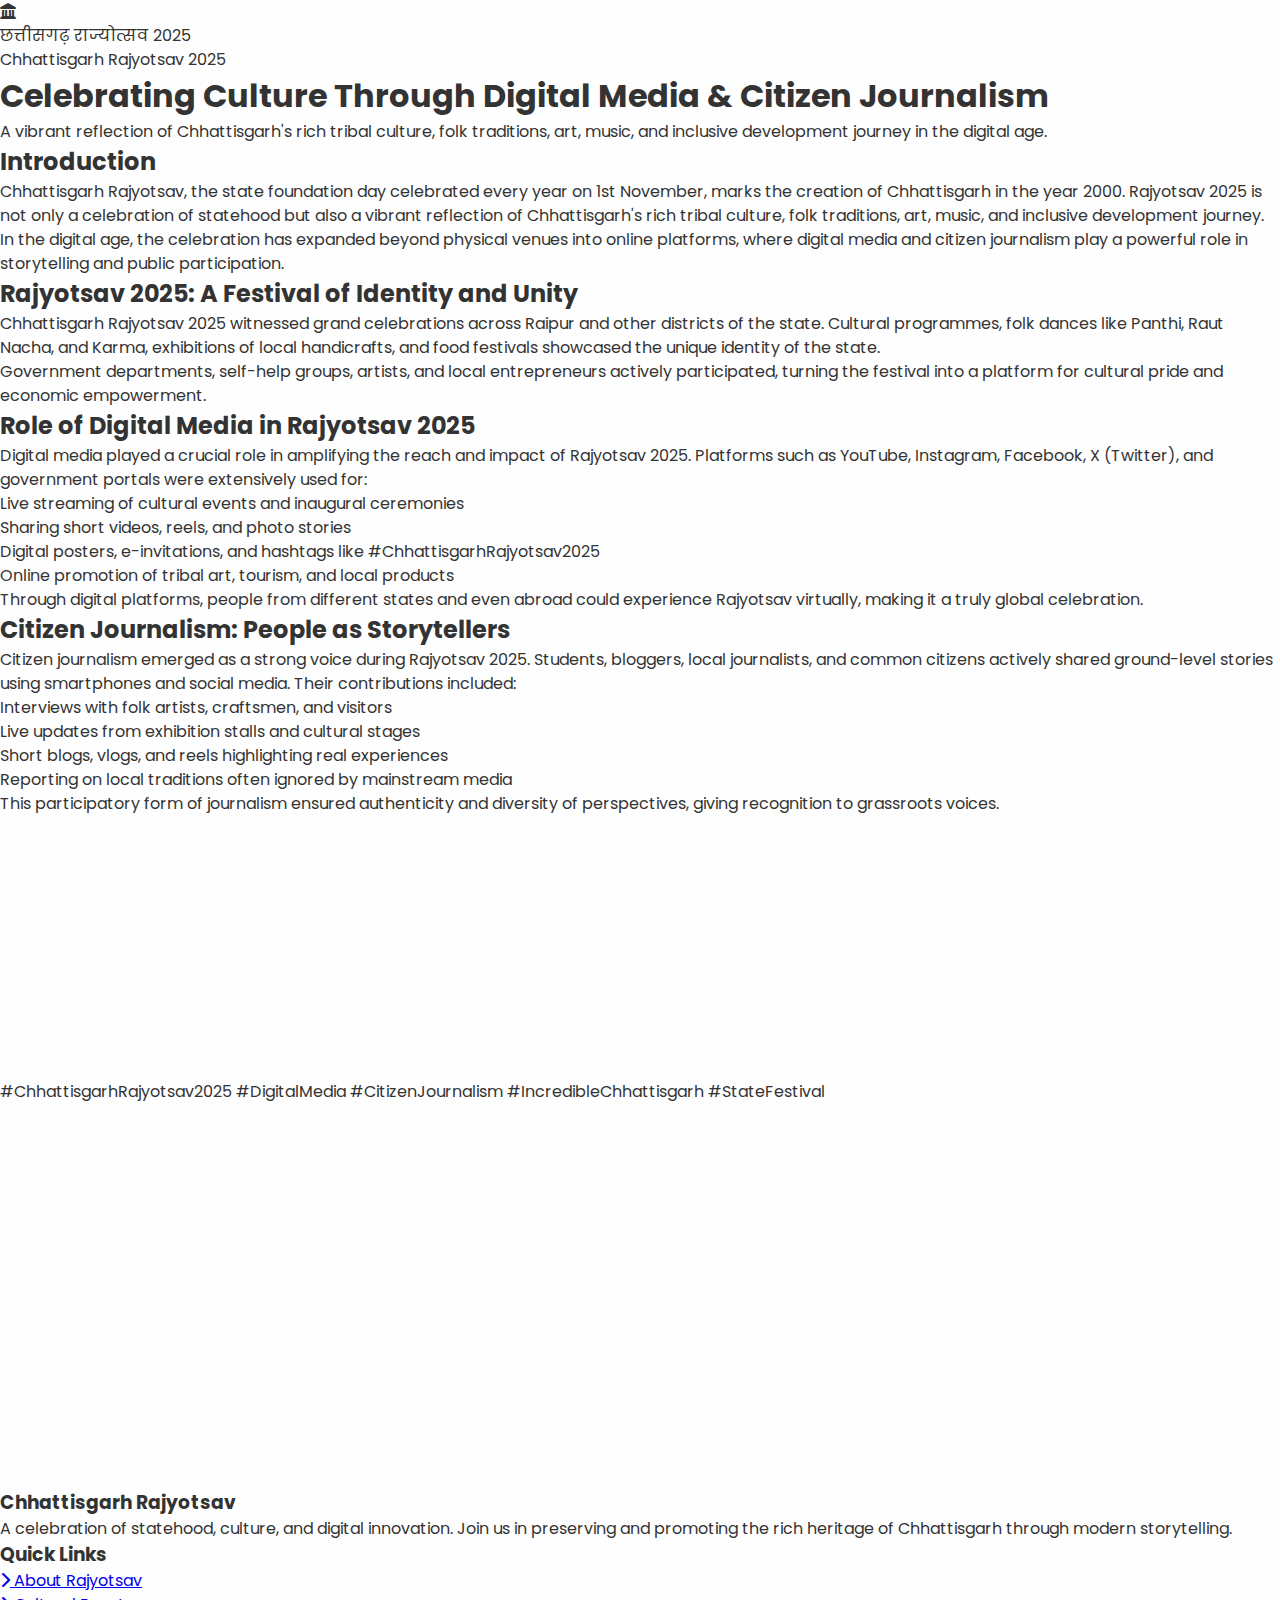
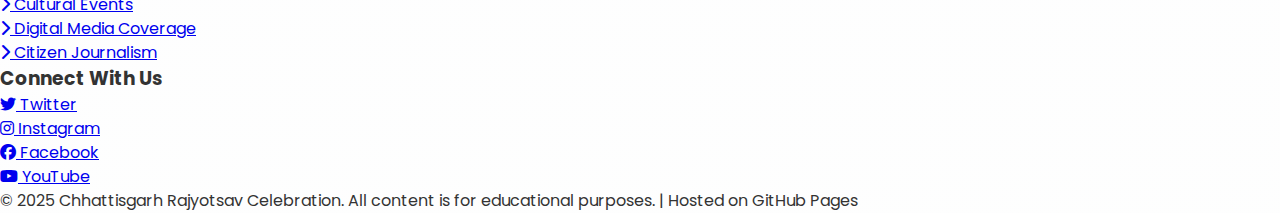
<file: index.html>
<!DOCTYPE html>
<html lang="en">
<head>
    <meta charset="UTF-8">
    <meta name="viewport" content="width=device-width, initial-scale=1.0">
    <title>Chhattisgarh Rajyotsav 2025 | Digital Media & Citizen Journalism</title>
    <link rel="stylesheet" href="https://cdnjs.cloudflare.com/ajax/libs/font-awesome/6.4.2/css/all.min.css">
    <link href="https://fonts.googleapis.com/css2?family=Poppins:wght@300;400;500;600;700&family=Noto+Sans+Devanagari:wght@400;500;600&display=swap" rel="stylesheet">
    <link rel="stylesheet" href="styles.css">
</head>
<body>
    <header>
        <div class="container">
            <div class="header-content">
                <div class="logo-container">
                    <i class="fas fa-landmark logo-icon"></i>
                    <div>
                        <div class="logo-text">छत्तीसगढ़ राज्योत्सव 2025</div>
                        <div class="logo-subtext">Chhattisgarh Rajyotsav 2025</div>
                    </div>
                </div>
                <h1>Celebrating Culture Through Digital Media & Citizen Journalism</h1>
                <p class="subtitle">A vibrant reflection of Chhattisgarh's rich tribal culture, folk traditions, art, music, and inclusive development journey in the digital age.</p>
            </div>
        </div>
    </header>

    <div class="cultural-pattern"></div>

    <div class="container">
        <div class="main-content">
            <div class="blog-content">
                <section>
                    <h2>Introduction</h2>
                    <p>Chhattisgarh Rajyotsav, the state foundation day celebrated every year on 1st November, marks the creation of Chhattisgarh in the year 2000. Rajyotsav 2025 is not only a celebration of statehood but also a vibrant reflection of Chhattisgarh's rich tribal culture, folk traditions, art, music, and inclusive development journey.</p>
                    <p>In the digital age, the celebration has expanded beyond physical venues into online platforms, where digital media and citizen journalism play a powerful role in storytelling and public participation.</p>
                </section>

                <section>
                    <h2>Rajyotsav 2025: A Festival of Identity and Unity</h2>
                    <p>Chhattisgarh Rajyotsav 2025 witnessed grand celebrations across Raipur and other districts of the state. Cultural programmes, folk dances like Panthi, Raut Nacha, and Karma, exhibitions of local handicrafts, and food festivals showcased the unique identity of the state.</p>
                    <div class="highlight">
                        Government departments, self-help groups, artists, and local entrepreneurs actively participated, turning the festival into a platform for cultural pride and economic empowerment.
                    </div>
                </section>

                <section>
                    <h2>Role of Digital Media in Rajyotsav 2025</h2>
                    <p>Digital media played a crucial role in amplifying the reach and impact of Rajyotsav 2025. Platforms such as YouTube, Instagram, Facebook, X (Twitter), and government portals were extensively used for:</p>
                    <ul>
                        <li>Live streaming of cultural events and inaugural ceremonies</li>
                        <li>Sharing short videos, reels, and photo stories</li>
                        <li>Digital posters, e-invitations, and hashtags like #ChhattisgarhRajyotsav2025</li>
                        <li>Online promotion of tribal art, tourism, and local products</li>
                    </ul>
                    <p>Through digital platforms, people from different states and even abroad could experience Rajyotsav virtually, making it a truly global celebration.</p>
                </section>

                <section>
                    <h2>Citizen Journalism: People as Storytellers</h2>
                    <p>Citizen journalism emerged as a strong voice during Rajyotsav 2025. Students, bloggers, local journalists, and common citizens actively shared ground-level stories using smartphones and social media. Their contributions included:</p>
                    <ul>
                        <li>Interviews with folk artists, craftsmen, and visitors</li>
                        <li>Live updates from exhibition stalls and cultural stages</li>
                        <li>Short blogs, vlogs, and reels highlighting real experiences</li>
                        <li>Reporting on local traditions often ignored by mainstream media</li>
                    </ul>
                    <p>This participatory form of journalism ensured authenticity and diversity of perspectives, giving recognition to grassroots voices.</p>
                </section>

                <section>
                    <h2>Educational and Social Impact</h2>
                    <p>For students of journalism, mass communication, and digital media, Rajyotsav 2025 became a live learning platform. It helped them understand:</p>
                    <ul>
                        <li>Ethical reporting and responsible content creation</li>
                        <li>Use of digital tools for news gathering and storytelling</li>
                        <li>Importance of cultural sensitivity in media coverage</li>
                    </ul>
                    <p>Socially, citizen-driven content strengthened community bonding and encouraged youth participation in preserving cultural heritage.</p>
                </section>

                <section>
                    <h2>Conclusion</h2>
                    <p>Chhattisgarh Rajyotsav 2025 successfully blended tradition with technology. Digital media expanded the festival's reach, while citizen journalism humanised the celebration through real stories and local voices. Together, they transformed Rajyotsav into a participatory digital movement rather than just a ceremonial event.</p>
                    <p>As digital platforms continue to grow, such festivals will increasingly rely on citizens as cultural ambassadors and storytellers of the state.</p>
                </section>

                <div class="hashtags">
                    <span class="hashtag">#ChhattisgarhRajyotsav2025</span>
                    <span class="hashtag">#DigitalMedia</span>
                    <span class="hashtag">#CitizenJournalism</span>
                    <span class="hashtag">#IncredibleChhattisgarh</span>
                    <span class="hashtag">#StateFestival</span>
                </div>
            </div>

            <div class="sidebar">
                <div class="info-card">
                    <h3><i class="fas fa-calendar-alt"></i> Festival Details</h3>
                    <ul class="festival-details">
                        <li><i class="fas fa-map-marker-alt"></i> <strong>Location:</strong> Across Chhattisgarh, mainly Raipur</li>
                        <li><i class="fas fa-calendar-day"></i> <strong>Date:</strong> 1st November 2025</li>
                        <li><i class="fas fa-history"></i> <strong>Founded:</strong> 1st November 2000</li>
                        <li><i class="fas fa-users"></i> <strong>Participants:</strong> Government, Artists, Entrepreneurs, Citizens</li>
                    </ul>
                </div>

                <div class="info-card">
                    <h3><i class="fas fa-music"></i> Cultural Highlights</h3>
                    <p>Traditional folk dances and art forms celebrated during Rajyotsav:</p>
                    <div class="cultural-items">
                        <span class="cultural-item">Panthi Dance</span>
                        <span class="cultural-item">Raut Nacha</span>
                        <span class="cultural-item">Karma Dance</span>
                        <span class="cultural-item">Tribal Handicrafts</span>
                        <span class="cultural-item">Local Cuisine</span>
                        <span class="cultural-item">Folk Music</span>
                    </div>
                </div>

                <div class="info-card">
                    <h3><i class="fas fa-hashtag"></i> Digital Platforms Used</h3>
                    <p>Key platforms amplifying Rajyotsav 2025:</p>
                    <div class="platforms">
                        <span class="platform"><i class="fab fa-youtube"></i> YouTube</span>
                        <span class="platform"><i class="fab fa-instagram"></i> Instagram</span>
                        <span class="platform"><i class="fab fa-facebook"></i> Facebook</span>
                        <span class="platform"><i class="fab fa-twitter"></i> X (Twitter)</span>
                        <span class="platform"><i class="fas fa-globe"></i> Govt. Portals</span>
                    </div>
                </div>

                <div class="info-card">
                    <h3><i class="fas fa-user-edit"></i> Citizen Journalism Impact</h3>
                    <p>Ground-level stories shared by citizens provided authentic perspectives and brought attention to local traditions often overlooked by mainstream media.</p>
                    <div style="margin-top: 15px; padding: 10px; background-color: rgba(230, 57, 70, 0.05); border-radius: 5px; border-left: 3px solid #e63946;">
                        <p style="font-size: 0.9rem; margin-bottom: 0;"><i class="fas fa-quote-left" style="color: #e63946; margin-right: 5px;"></i> Citizen journalism transformed Rajyotsav into a participatory digital movement.</p>
                    </div>
                </div>
            </div>
        </div>
    </div>

    <footer>
        <div class="container">
            <div class="footer-content">
                <div class="footer-section">
                    <h3>Chhattisgarh Rajyotsav</h3>
                    <p>A celebration of statehood, culture, and digital innovation. Join us in preserving and promoting the rich heritage of Chhattisgarh through modern storytelling.</p>
                </div>

                <div class="footer-section">
                    <h3>Quick Links</h3>
                    <ul class="footer-links">
                        <li><a href="#"><i class="fas fa-chevron-right"></i> About Rajyotsav</a></li>
                        <li><a href="#"><i class="fas fa-chevron-right"></i> Cultural Events</a></li>
                        <li><a href="#"><i class="fas fa-chevron-right"></i> Digital Media Coverage</a></li>
                        <li><a href="#"><i class="fas fa-chevron-right"></i> Citizen Journalism</a></li>
                    </ul>
                </div>

                <div class="footer-section">
                    <h3>Connect With Us</h3>
                    <ul class="footer-links">
                        <li><a href="#"><i class="fab fa-twitter"></i> Twitter</a></li>
                        <li><a href="#"><i class="fab fa-instagram"></i> Instagram</a></li>
                        <li><a href="#"><i class="fab fa-facebook"></i> Facebook</a></li>
                        <li><a href="#"><i class="fab fa-youtube"></i> YouTube</a></li>
                    </ul>
                </div>
            </div>

            <div class="copyright">
                <p>© 2025 Chhattisgarh Rajyotsav Celebration. All content is for educational purposes. | Hosted on GitHub Pages</p>
            </div>
        </div>
    </footer>

    <script>
        // Simple fade-in animation on scroll
        document.addEventListener('DOMContentLoaded', function() {
            const fadeElements = document.querySelectorAll('.info-card, .blog-content section');
            
            const fadeInOnScroll = function() {
                fadeElements.forEach(element => {
                    const elementTop = element.getBoundingClientRect().top;
                    const elementVisible = 150;
                    
                    if (elementTop < window.innerHeight - elementVisible) {
                        element.style.opacity = "1";
                        element.style.transform = "translateY(0)";
                    }
                });
            };
            
            // Set initial state
            fadeElements.forEach(element => {
                element.style.opacity = "0";
                element.style.transform = "translateY(20px)";
                element.style.transition = "opacity 0.8s ease, transform 0.8s ease";
            });
            
            window.addEventListener('scroll', fadeInOnScroll);
            fadeInOnScroll();
        });
    </script>
</body>
</html>
</file>
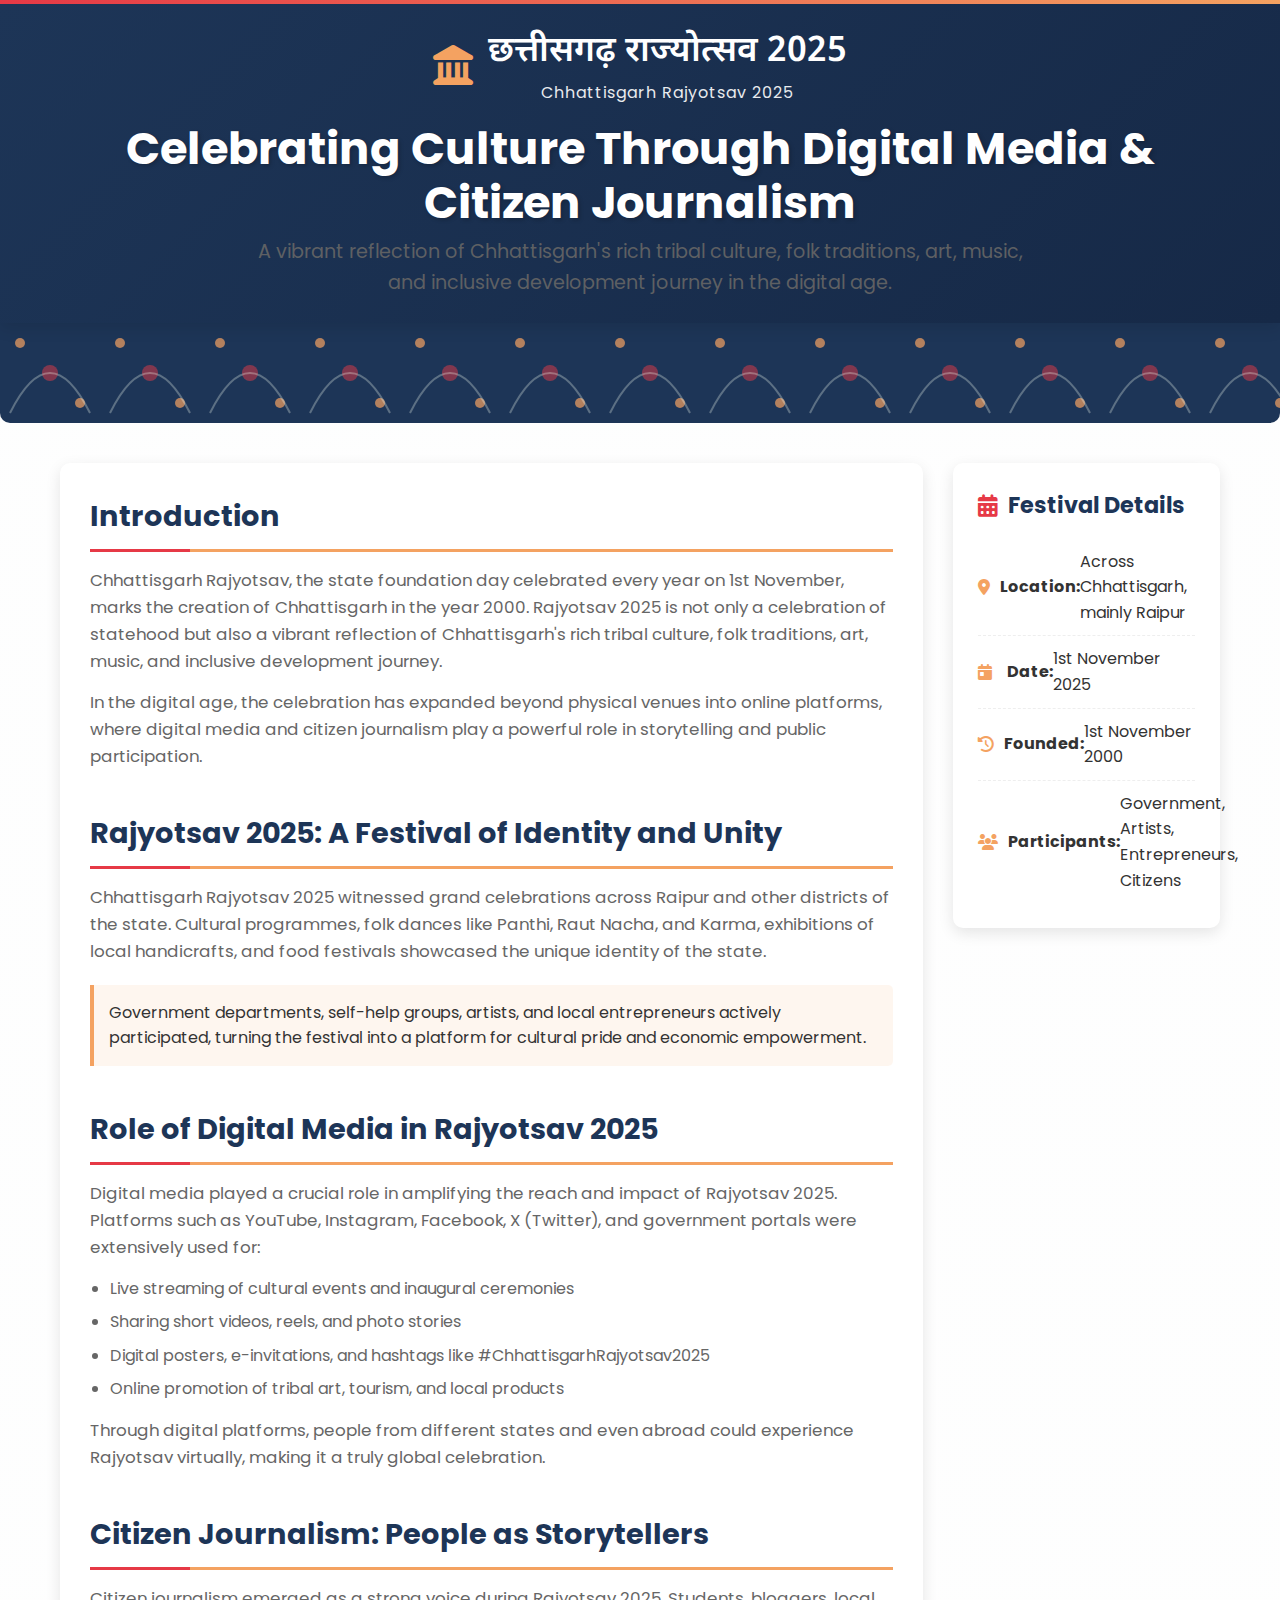
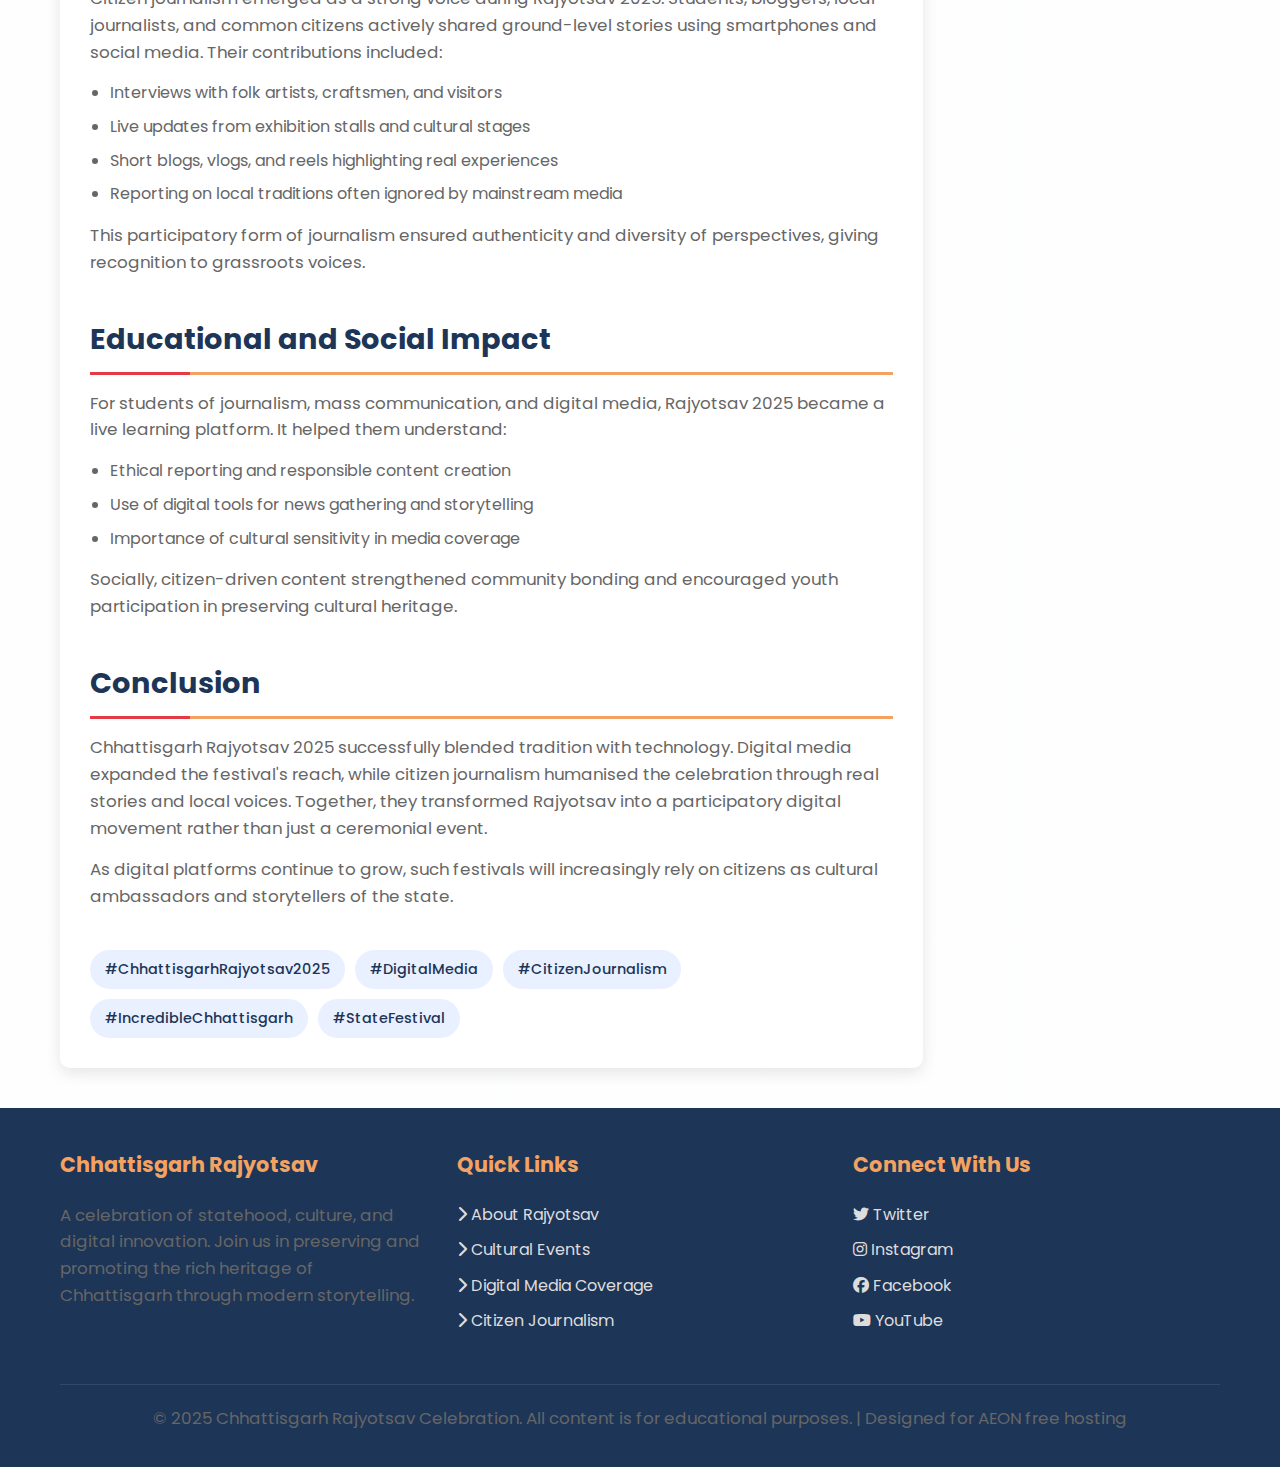
<file: rajyotsav-blog.html>
<!DOCTYPE html>
<html lang="en">
<head>
    <meta charset="UTF-8">
    <meta name="viewport" content="width=device-width, initial-scale=1.0">
    <title>Chhattisgarh Rajyotsav 2025 | Digital Media & Citizen Journalism</title>
    <link rel="stylesheet" href="https://cdnjs.cloudflare.com/ajax/libs/font-awesome/6.4.2/css/all.min.css">
    <link href="https://fonts.googleapis.com/css2?family=Poppins:wght@300;400;500;600;700&family=Noto+Sans+Devanagari:wght@400;500;600&display=swap" rel="stylesheet">
    <style>
        :root {
            --primary-color: #e63946;
            --secondary-color: #1d3557;
            --accent-color: #f4a261;
            --light-color: #f1faee;
            --dark-color: #1a1a2e;
            --text-color: #333;
            --text-light: #666;
            --shadow: 0 5px 15px rgba(0, 0, 0, 0.1);
            --transition: all 0.3s ease;
        }
        
        * {
            margin: 0;
            padding: 0;
            box-sizing: border-box;
        }
        
        body {
            font-family: 'Poppins', sans-serif;
            line-height: 1.6;
            color: var(--text-color);
            background-color: #f9f9f9;
            background-image: linear-gradient(to bottom, rgba(255,255,255,0.9), rgba(255,255,255,0.9)), url('data:image/svg+xml;utf8,<svg xmlns="http://www.w3.org/2000/svg" width="100" height="100" viewBox="0 0 100 100"><path fill="%231d3557" fill-opacity="0.03" d="M0,0 L100,0 L100,100 L0,100 Z M20,20 L80,20 L80,80 L20,80 Z" /></svg>');
        }
        
        .container {
            max-width: 1200px;
            margin: 0 auto;
            padding: 0 20px;
        }
        
        /* Header Styles */
        header {
            background: linear-gradient(135deg, var(--secondary-color), #162947);
            color: white;
            padding: 1.5rem 0;
            box-shadow: var(--shadow);
            position: relative;
            overflow: hidden;
        }
        
        header::before {
            content: "";
            position: absolute;
            top: 0;
            left: 0;
            right: 0;
            height: 4px;
            background: linear-gradient(90deg, var(--primary-color), var(--accent-color));
        }
        
        .header-content {
            display: flex;
            flex-direction: column;
            align-items: center;
            text-align: center;
            position: relative;
            z-index: 1;
        }
        
        .logo-container {
            display: flex;
            align-items: center;
            margin-bottom: 1rem;
        }
        
        .logo-icon {
            font-size: 2.5rem;
            color: var(--accent-color);
            margin-right: 15px;
        }
        
        .logo-text {
            font-family: 'Noto Sans Devanagari', sans-serif;
            font-size: 2.2rem;
            font-weight: 600;
            color: white;
        }
        
        .logo-subtext {
            font-size: 1rem;
            opacity: 0.9;
            letter-spacing: 1px;
        }
        
        h1 {
            font-size: 2.8rem;
            margin-bottom: 0.5rem;
            text-shadow: 2px 2px 4px rgba(0, 0, 0, 0.2);
            line-height: 1.2;
        }
        
        .subtitle {
            font-size: 1.2rem;
            max-width: 800px;
            margin: 0 auto;
            opacity: 0.9;
        }
        
        /* Main Content */
        .main-content {
            display: flex;
            flex-wrap: wrap;
            gap: 30px;
            margin: 40px 0;
        }
        
        .blog-content {
            flex: 3;
            min-width: 300px;
            background: white;
            border-radius: 10px;
            padding: 30px;
            box-shadow: var(--shadow);
        }
        
        .sidebar {
            flex: 1;
            min-width: 250px;
        }
        
        /* Section Styles */
        section {
            margin-bottom: 40px;
        }
        
        h2 {
            color: var(--secondary-color);
            font-size: 1.8rem;
            margin-bottom: 15px;
            padding-bottom: 10px;
            border-bottom: 3px solid var(--accent-color);
            position: relative;
        }
        
        h2::after {
            content: "";
            position: absolute;
            bottom: -3px;
            left: 0;
            width: 100px;
            height: 3px;
            background-color: var(--primary-color);
        }
        
        p {
            margin-bottom: 15px;
            font-size: 1.05rem;
            color: var(--text-light);
        }
        
        .highlight {
            background-color: rgba(244, 162, 97, 0.1);
            border-left: 4px solid var(--accent-color);
            padding: 15px;
            margin: 20px 0;
            border-radius: 0 5px 5px 0;
        }
        
        .hashtags {
            display: flex;
            flex-wrap: wrap;
            gap: 10px;
            margin-top: 30px;
        }
        
        .hashtag {
            background-color: #e9f0ff;
            color: var(--secondary-color);
            padding: 8px 15px;
            border-radius: 30px;
            font-size: 0.9rem;
            font-weight: 500;
            transition: var(--transition);
        }
        
        .hashtag:hover {
            background-color: var(--secondary-color);
            color: white;
            transform: translateY(-3px);
        }
        
        /* Sidebar Styles */
        .info-card {
            background: white;
            border-radius: 10px;
            padding: 25px;
            margin-bottom: 30px;
            box-shadow: var(--shadow);
        }
        
        .info-card h3 {
            color: var(--secondary-color);
            margin-bottom: 15px;
            font-size: 1.4rem;
            display: flex;
            align-items: center;
        }
        
        .info-card h3 i {
            margin-right: 10px;
            color: var(--primary-color);
        }
        
        .festival-details {
            list-style: none;
        }
        
        .festival-details li {
            padding: 10px 0;
            border-bottom: 1px dashed #eee;
            display: flex;
            align-items: center;
        }
        
        .festival-details li:last-child {
            border-bottom: none;
        }
        
        .festival-details li i {
            color: var(--accent-color);
            margin-right: 10px;
            width: 20px;
        }
        
        .cultural-items {
            display: flex;
            flex-wrap: wrap;
            gap: 10px;
            margin-top: 15px;
        }
        
        .cultural-item {
            background-color: rgba(29, 53, 87, 0.08);
            padding: 8px 12px;
            border-radius: 5px;
            font-size: 0.9rem;
        }
        
        .platforms {
            display: flex;
            flex-wrap: wrap;
            gap: 10px;
            margin-top: 10px;
        }
        
        .platform {
            background-color: #f0f8ff;
            padding: 8px 15px;
            border-radius: 5px;
            font-size: 0.9rem;
            display: flex;
            align-items: center;
        }
        
        .platform i {
            margin-right: 8px;
            color: var(--primary-color);
        }
        
        /* Footer */
        footer {
            background-color: var(--secondary-color);
            color: white;
            padding: 40px 0 20px;
            margin-top: 40px;
        }
        
        .footer-content {
            display: flex;
            flex-wrap: wrap;
            justify-content: space-between;
            gap: 30px;
        }
        
        .footer-section {
            flex: 1;
            min-width: 250px;
        }
        
        .footer-section h3 {
            font-size: 1.3rem;
            margin-bottom: 20px;
            color: var(--accent-color);
        }
        
        .footer-links {
            list-style: none;
        }
        
        .footer-links li {
            margin-bottom: 10px;
        }
        
        .footer-links a {
            color: #ddd;
            text-decoration: none;
            transition: var(--transition);
        }
        
        .footer-links a:hover {
            color: var(--accent-color);
            padding-left: 5px;
        }
        
        .copyright {
            text-align: center;
            margin-top: 40px;
            padding-top: 20px;
            border-top: 1px solid rgba(255, 255, 255, 0.1);
            color: #aaa;
            font-size: 0.9rem;
        }
        
        /* Responsive Design */
        @media (max-width: 768px) {
            h1 {
                font-size: 2.2rem;
            }
            
            .logo-text {
                font-size: 1.8rem;
            }
            
            .main-content {
                flex-direction: column;
            }
            
            .blog-content, .sidebar {
                width: 100%;
            }
        }
        
        @media (max-width: 480px) {
            h1 {
                font-size: 1.8rem;
            }
            
            .logo-container {
                flex-direction: column;
                text-align: center;
            }
            
            .logo-icon {
                margin-right: 0;
                margin-bottom: 10px;
            }
            
            .blog-content {
                padding: 20px;
            }
        }
        
        /* Animation */
        @keyframes fadeIn {
            from { opacity: 0; transform: translateY(20px); }
            to { opacity: 1; transform: translateY(0); }
        }
        
        .fade-in {
            animation: fadeIn 0.8s ease-out;
        }
        
        /* Cultural Pattern Background */
        .cultural-pattern {
            height: 100px;
            background-color: var(--secondary-color);
            background-image: url('data:image/svg+xml;utf8,<svg xmlns="http://www.w3.org/2000/svg" width="100" height="100" viewBox="0 0 100 100"><circle cx="20" cy="20" r="5" fill="%23f4a261" fill-opacity="0.7"/><circle cx="50" cy="50" r="8" fill="%23e63946" fill-opacity="0.5"/><circle cx="80" cy="80" r="5" fill="%23f4a261" fill-opacity="0.7"/><path d="M10,90 Q50,10 90,90" stroke="%23f1faee" stroke-width="2" fill="none" opacity="0.3"/></svg>');
            margin-bottom: 40px;
            border-radius: 0 0 10px 10px;
        }
    </style>
</head>
<body>
    <!-- Header Section -->
    <header>
        <div class="container">
            <div class="header-content fade-in">
                <div class="logo-container">
                    <i class="fas fa-landmark logo-icon"></i>
                    <div>
                        <div class="logo-text">छत्तीसगढ़ राज्योत्सव 2025</div>
                        <div class="logo-subtext">Chhattisgarh Rajyotsav 2025</div>
                    </div>
                </div>
                <h1>Celebrating Culture Through Digital Media & Citizen Journalism</h1>
                <p class="subtitle">A vibrant reflection of Chhattisgarh's rich tribal culture, folk traditions, art, music, and inclusive development journey in the digital age.</p>
            </div>
        </div>
    </header>
    
    <!-- Cultural Pattern Divider -->
    <div class="cultural-pattern"></div>
    
    <!-- Main Content -->
    <div class="container">
        <div class="main-content">
            <!-- Blog Content -->
            <div class="blog-content fade-in">
                <section>
                    <h2>Introduction</h2>
                    <p>Chhattisgarh Rajyotsav, the state foundation day celebrated every year on 1st November, marks the creation of Chhattisgarh in the year 2000. Rajyotsav 2025 is not only a celebration of statehood but also a vibrant reflection of Chhattisgarh's rich tribal culture, folk traditions, art, music, and inclusive development journey.</p>
                    <p>In the digital age, the celebration has expanded beyond physical venues into online platforms, where digital media and citizen journalism play a powerful role in storytelling and public participation.</p>
                </section>
                
                <section>
                    <h2>Rajyotsav 2025: A Festival of Identity and Unity</h2>
                    <p>Chhattisgarh Rajyotsav 2025 witnessed grand celebrations across Raipur and other districts of the state. Cultural programmes, folk dances like Panthi, Raut Nacha, and Karma, exhibitions of local handicrafts, and food festivals showcased the unique identity of the state.</p>
                    <div class="highlight">
                        Government departments, self-help groups, artists, and local entrepreneurs actively participated, turning the festival into a platform for cultural pride and economic empowerment.
                    </div>
                </section>
                
                <section>
                    <h2>Role of Digital Media in Rajyotsav 2025</h2>
                    <p>Digital media played a crucial role in amplifying the reach and impact of Rajyotsav 2025. Platforms such as YouTube, Instagram, Facebook, X (Twitter), and government portals were extensively used for:</p>
                    <ul style="padding-left: 20px; margin: 15px 0; color: var(--text-light);">
                        <li style="margin-bottom: 8px;">Live streaming of cultural events and inaugural ceremonies</li>
                        <li style="margin-bottom: 8px;">Sharing short videos, reels, and photo stories</li>
                        <li style="margin-bottom: 8px;">Digital posters, e-invitations, and hashtags like #ChhattisgarhRajyotsav2025</li>
                        <li style="margin-bottom: 8px;">Online promotion of tribal art, tourism, and local products</li>
                    </ul>
                    <p>Through digital platforms, people from different states and even abroad could experience Rajyotsav virtually, making it a truly global celebration.</p>
                </section>
                
                <section>
                    <h2>Citizen Journalism: People as Storytellers</h2>
                    <p>Citizen journalism emerged as a strong voice during Rajyotsav 2025. Students, bloggers, local journalists, and common citizens actively shared ground-level stories using smartphones and social media. Their contributions included:</p>
                    <ul style="padding-left: 20px; margin: 15px 0; color: var(--text-light);">
                        <li style="margin-bottom: 8px;">Interviews with folk artists, craftsmen, and visitors</li>
                        <li style="margin-bottom: 8px;">Live updates from exhibition stalls and cultural stages</li>
                        <li style="margin-bottom: 8px;">Short blogs, vlogs, and reels highlighting real experiences</li>
                        <li style="margin-bottom: 8px;">Reporting on local traditions often ignored by mainstream media</li>
                    </ul>
                    <p>This participatory form of journalism ensured authenticity and diversity of perspectives, giving recognition to grassroots voices.</p>
                </section>
                
                <section>
                    <h2>Educational and Social Impact</h2>
                    <p>For students of journalism, mass communication, and digital media, Rajyotsav 2025 became a live learning platform. It helped them understand:</p>
                    <ul style="padding-left: 20px; margin: 15px 0; color: var(--text-light);">
                        <li style="margin-bottom: 8px;">Ethical reporting and responsible content creation</li>
                        <li style="margin-bottom: 8px;">Use of digital tools for news gathering and storytelling</li>
                        <li style="margin-bottom: 8px;">Importance of cultural sensitivity in media coverage</li>
                    </ul>
                    <p>Socially, citizen-driven content strengthened community bonding and encouraged youth participation in preserving cultural heritage.</p>
                </section>
                
                <section>
                    <h2>Conclusion</h2>
                    <p>Chhattisgarh Rajyotsav 2025 successfully blended tradition with technology. Digital media expanded the festival's reach, while citizen journalism humanised the celebration through real stories and local voices. Together, they transformed Rajyotsav into a participatory digital movement rather than just a ceremonial event.</p>
                    <p>As digital platforms continue to grow, such festivals will increasingly rely on citizens as cultural ambassadors and storytellers of the state.</p>
                </section>
                
                <div class="hashtags">
                    <span class="hashtag">#ChhattisgarhRajyotsav2025</span>
                    <span class="hashtag">#DigitalMedia</span>
                    <span class="hashtag">#CitizenJournalism</span>
                    <span class="hashtag">#IncredibleChhattisgarh</span>
                    <span class="hashtag">#StateFestival</span>
                </div>
            </div>
            
            <!-- Sidebar -->
            <div class="sidebar">
                <div class="info-card fade-in">
                    <h3><i class="fas fa-calendar-alt"></i> Festival Details</h3>
                    <ul class="festival-details">
                        <li><i class="fas fa-map-marker-alt"></i> <strong>Location:</strong> Across Chhattisgarh, mainly Raipur</li>
                        <li><i class="fas fa-calendar-day"></i> <strong>Date:</strong> 1st November 2025</li>
                        <li><i class="fas fa-history"></i> <strong>Founded:</strong> 1st November 2000</li>
                        <li><i class="fas fa-users"></i> <strong>Participants:</strong> Government, Artists, Entrepreneurs, Citizens</li>
                    </ul>
                </div>
                
                <div class="info-card fade-in">
                    <h3><i class="fas fa-music"></i> Cultural Highlights</h3>
                    <p>Traditional folk dances and art forms celebrated during Rajyotsav:</p>
                    <div class="cultural-items">
                        <span class="cultural-item">Panthi Dance</span>
                        <span class="cultural-item">Raut Nacha</span>
                        <span class="cultural-item">Karma Dance</span>
                        <span class="cultural-item">Tribal Handicrafts</span>
                        <span class="cultural-item">Local Cuisine</span>
                        <span class="cultural-item">Folk Music</span>
                    </div>
                </div>
                
                <div class="info-card fade-in">
                    <h3><i class="fas fa-hashtag"></i> Digital Platforms Used</h3>
                    <p>Key platforms amplifying Rajyotsav 2025:</p>
                    <div class="platforms">
                        <span class="platform"><i class="fab fa-youtube"></i> YouTube</span>
                        <span class="platform"><i class="fab fa-instagram"></i> Instagram</span>
                        <span class="platform"><i class="fab fa-facebook"></i> Facebook</span>
                        <span class="platform"><i class="fab fa-twitter"></i> X (Twitter)</span>
                        <span class="platform"><i class="fas fa-globe"></i> Govt. Portals</span>
                    </div>
                </div>
                
                <div class="info-card fade-in">
                    <h3><i class="fas fa-user-edit"></i> Citizen Journalism Impact</h3>
                    <p>Ground-level stories shared by citizens provided authentic perspectives and brought attention to local traditions often overlooked by mainstream media.</p>
                    <div style="margin-top: 15px; padding: 10px; background-color: rgba(230, 57, 70, 0.05); border-radius: 5px; border-left: 3px solid var(--primary-color);">
                        <p style="font-size: 0.9rem; margin-bottom: 0;"><i class="fas fa-quote-left" style="color: var(--primary-color); margin-right: 5px;"></i> Citizen journalism transformed Rajyotsav into a participatory digital movement.</p>
                    </div>
                </div>
            </div>
        </div>
    </div>
    
    <!-- Footer -->
    <footer>
        <div class="container">
            <div class="footer-content">
                <div class="footer-section">
                    <h3>Chhattisgarh Rajyotsav</h3>
                    <p>A celebration of statehood, culture, and digital innovation. Join us in preserving and promoting the rich heritage of Chhattisgarh through modern storytelling.</p>
                </div>
                
                <div class="footer-section">
                    <h3>Quick Links</h3>
                    <ul class="footer-links">
                        <li><a href="#"><i class="fas fa-chevron-right"></i> About Rajyotsav</a></li>
                        <li><a href="#"><i class="fas fa-chevron-right"></i> Cultural Events</a></li>
                        <li><a href="#"><i class="fas fa-chevron-right"></i> Digital Media Coverage</a></li>
                        <li><a href="#"><i class="fas fa-chevron-right"></i> Citizen Journalism</a></li>
                    </ul>
                </div>
                
                <div class="footer-section">
                    <h3>Connect With Us</h3>
                    <ul class="footer-links">
                        <li><a href="#"><i class="fab fa-twitter"></i> Twitter</a></li>
                        <li><a href="#"><i class="fab fa-instagram"></i> Instagram</a></li>
                        <li><a href="#"><i class="fab fa-facebook"></i> Facebook</a></li>
                        <li><a href="#"><i class="fab fa-youtube"></i> YouTube</a></li>
                    </ul>
                </div>
            </div>
            
            <div class="copyright">
                <p>© 2025 Chhattisgarh Rajyotsav Celebration. All content is for educational purposes. | Designed for AEON free hosting</p>
            </div>
        </div>
    </footer>

    <script>
        // Simple fade-in animation on scroll
        document.addEventListener('DOMContentLoaded', function() {
            const fadeElements = document.querySelectorAll('.fade-in');
            
            const fadeInOnScroll = function() {
                fadeElements.forEach(element => {
                    const elementTop = element.getBoundingClientRect().top;
                    const elementVisible = 150;
                    
                    if (elementTop < window.innerHeight - elementVisible) {
                        element.style.opacity = "1";
                        element.style.transform = "translateY(0)";
                    }
                });
            };
            
            // Set initial state
            fadeElements.forEach(element => {
                element.style.opacity = "0";
                element.style.transform = "translateY(20px)";
                element.style.transition = "opacity 0.8s ease, transform 0.8s ease";
            });
            
            window.addEventListener('scroll', fadeInOnScroll);
            fadeInOnScroll(); // Trigger on load
            
            // Add interactive effect to cultural items
            const culturalItems = document.querySelectorAll('.cultural-item');
            culturalItems.forEach(item => {
                item.addEventListener('mouseenter', function() {
                    this.style.transform = 'translateY(-3px)';
                    this.style.boxShadow = '0 5px 10px rgba(0,0,0,0.1)';
                });
                
                item.addEventListener('mouseleave', function() {
                    this.style.transform = 'translateY(0)';
                    this.style.boxShadow = 'none';
                });
            });
        });
    </script>
</body>
</html>
</file>
<file: styles.css>
/* Copy all CSS from the previous code, but remove from HTML and put here */
:root {
    --primary-color: #e63946;
    --secondary-color: #1d3557;
    --accent-color: #f4a261;
    --light-color: #f1faee;
    --dark-color: #1a1a2e;
    --text-color: #333;
    --text-light: #666;
    --shadow: 0 5px 15px rgba(0, 0, 0, 0.1);
    --transition: all 0.3s ease;
}

* {
    margin: 0;
    padding: 0;
    box-sizing: border-box;
}

body {
    font-family: 'Poppins', sans-serif;
    line-height: 1.5;
    color: var(--text-color);
    background-color: #f9f9f9;
    background-image: linear-gradient(to bottom, rgba(255,255,255,0.9), rgba(255,255,255,0.9)), url('data:image/svg+xml;utf8,<svg xmlns="http://www.w3.org/2000/svg" width="100" height="100" viewBox="0 0 100 100"><path fill="%231d3557" fill-opacity="0.03" d="M0,0 L100,0 L100,100 L0,100 Z M20,20 L80,20 L80,80 L20,80 Z" /></svg>');
}

/* ... (rest of your CSS) ... */
</file>
